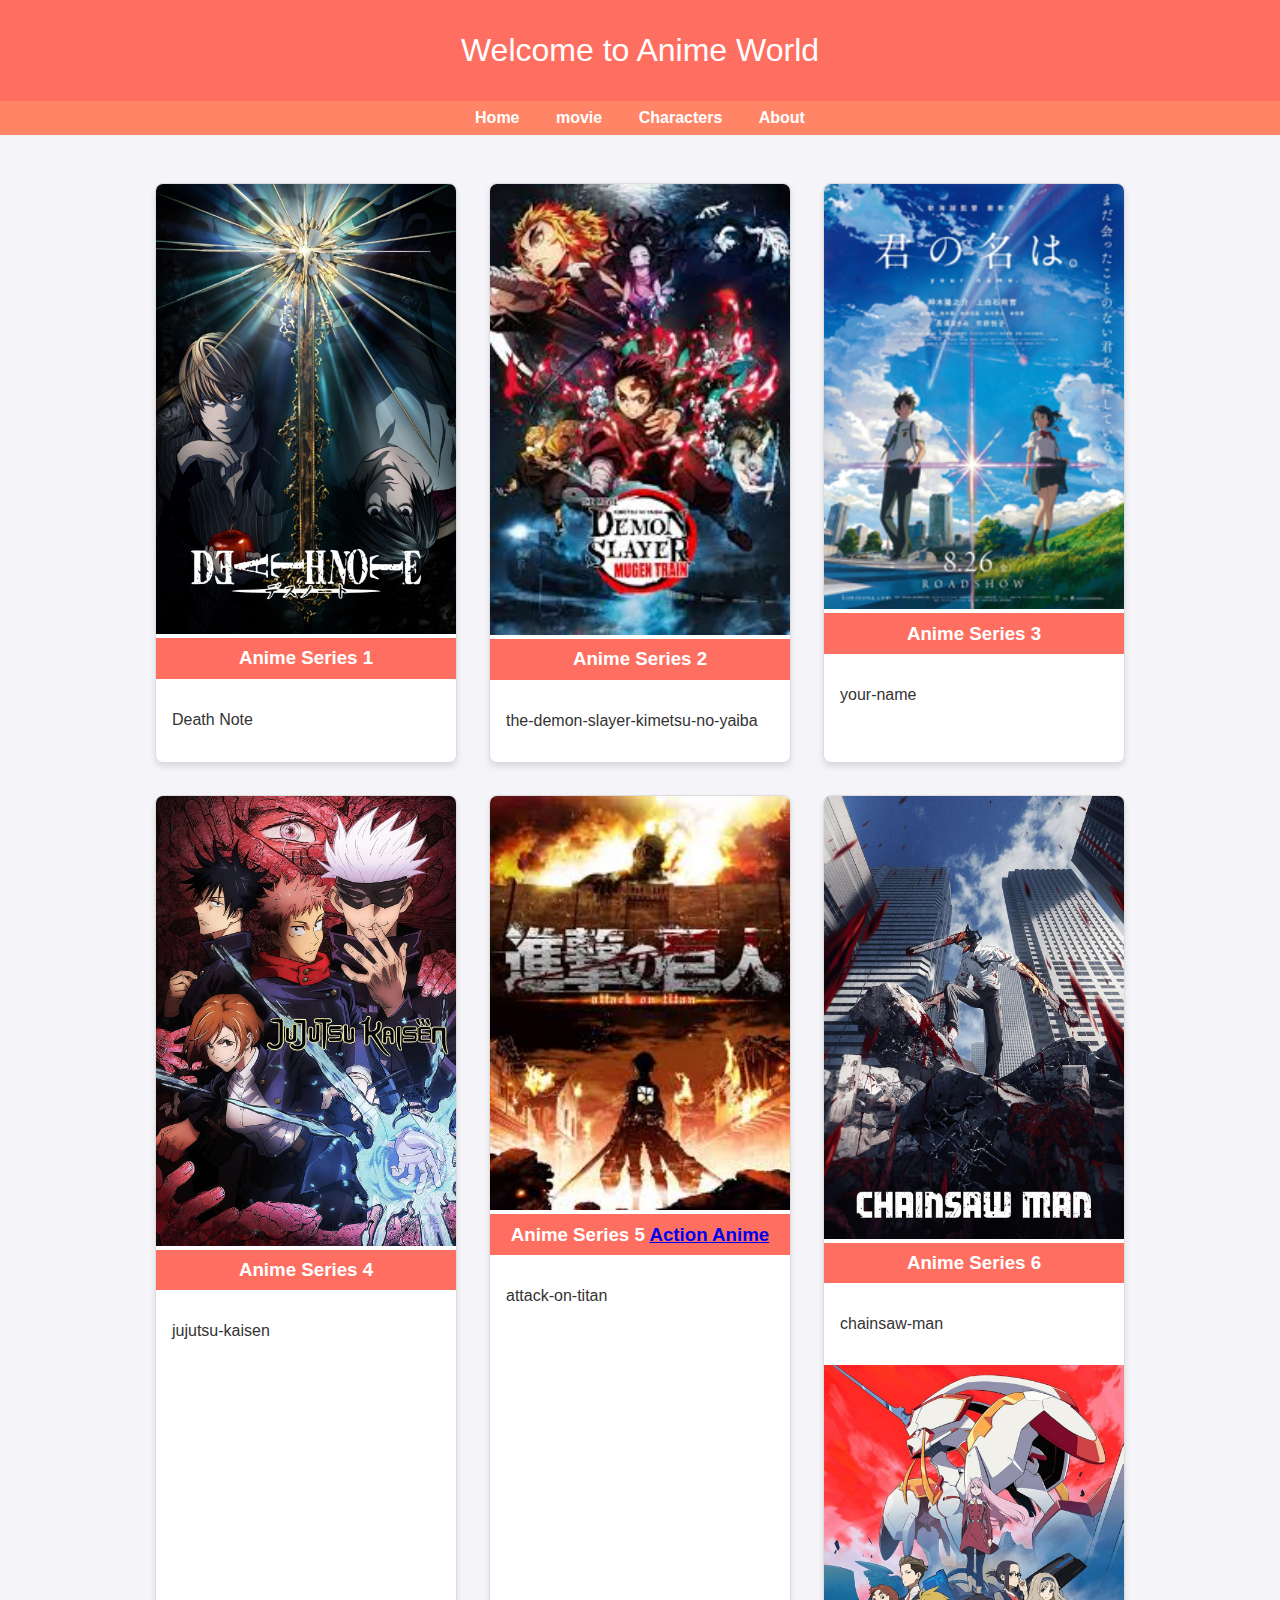
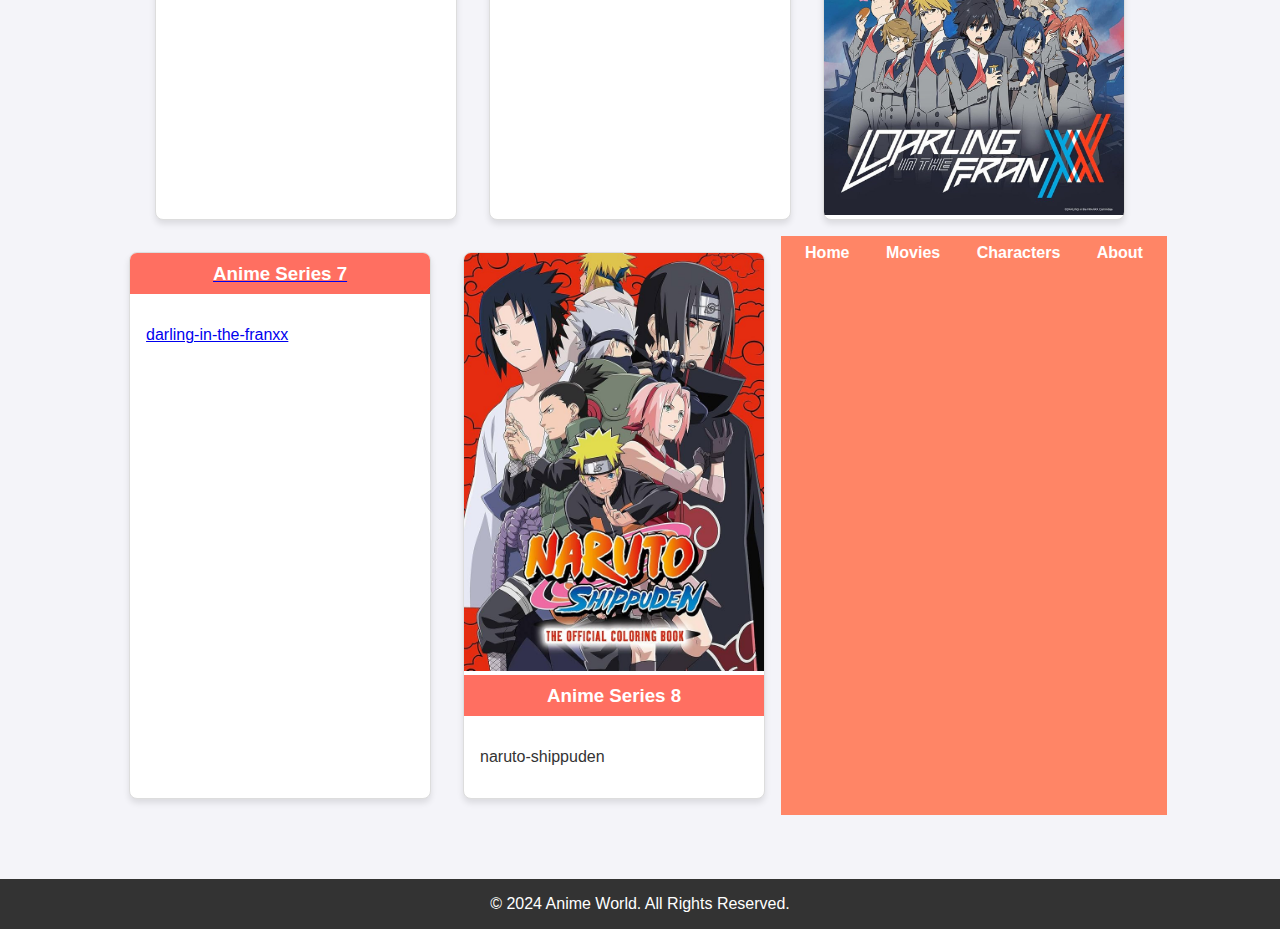
<file: my project/index.html>
<!DOCTYPE html>
<html lang="en">
<head>
    <meta charset="UTF-8">
    <meta name="viewport" content="width=device-width, initial-scale=1.0">
    <title>Document</title>
    <link rel="stylesheet" href="style2.css">
    
</head>
<body>
    <header>
        Welcome to Anime World
    </header>
         <nav>
              <a href="home.html">Home</a>
                  <a href="movie.html">movie</a>
                      <a href="https://myanimelist.net/character.php">Characters</a>
                         <a href="about.html">About</a>
    </nav>
          <main class="content">
              <div class="card">
                   <a herf="https://hianime.to/death-note-60?ref=search" target="_blank">
                         <img src="deathnote.jpg" alt="Anime Series 1">
        </a>
                    <h3>Anime Series 1</h3>
                      <p>Death Note</p>
     </div>
            <div class="card">
                       <a href=" https://hianime.to/watch/the-demon-slayer-kimetsu-no-yaiba-mugen-train-arc-tv-17914 " target="_blank">
                           <img src="demons.jpg" alt="Anime Series 2">
             </a>
                               <h3>Anime Series 2</h3>
                                  <p>the-demon-slayer-kimetsu-no-yaiba</p>
             
        </div>
       
        <div class="card">
             <a href="https://hianime.to/watch/your-name-10?ep=57910" target="_blank">
                 <img src="yourname.png" alt="Anime Series 3">
                      </a>
                         <h3>Anime Series 3</h3>
                             <p>your-name</p>
        </div>

           <div id="action"  class="card">
              <a href="https://hianime.to/watch/jujutsu-kaisen-2nd-season-18413?ep=102662" target="_blank">
                  <img src="gojo.jpg" alt="Anime Series 4">
            </a>
                      <h3>Anime Series 4</h3>
                          <p>jujutsu-kaisen</p>
        </div>

        <div class="card">
               <a href="https://hianime.to/watch/attack-on-titan-112?ep=3303" target="_blank">
                   <img src="attackontitan.jpg" alt="Anime Series 5">
                     </a>
                           <h3>Anime Series 5 <a class="link" href="action.html">Action Anime</a></h3>
                                <p>attack-on-titan</p>
        </div>

        <div class="card">
             <a href="https://hianime.to/chainsaw-man-17406" target="_blank">
                  <img src="chainsawman.jpg" alt="Anime Series 6">
            </a>
                  <h3>Anime Series 6</h3>
                        <p>chainsaw-man</p>      
                              <img src="zerotwo.jpg" alt="Anime Series ">
            </a>
            
        </div>

        <div class="card">
                <a href="https://hianime.to/watch/darling-in-the-franxx-2055?ep=24874" target="_blank">
                    <h3>Anime Series 7</h3>
                           <p>darling-in-the-franxx</p>
        </div>

        <div class="card">
                      <a href="https://hianime.to/watch/naruto-shippuden-355?ep=7882" target="_blank">
                      <img src="naruto.jpg" alt="Anime Series 8">
            </a>
                        <h3>Anime Series 8</h3>
            <p>naruto-shippuden</p>


        </div>
        <nav>
            <a href="index.html">Home</a>
                   <a href="movie.html">Movies</a>
                       <a href="https://myanimelist.net/character.php">Characters</a>
                          <a href="about.html">About</a>
        </nav>
        

          </main>
    <footer>
        &copy; 2024 Anime World. All Rights Reserved.
    </footer>
</body>
</html>
</file>
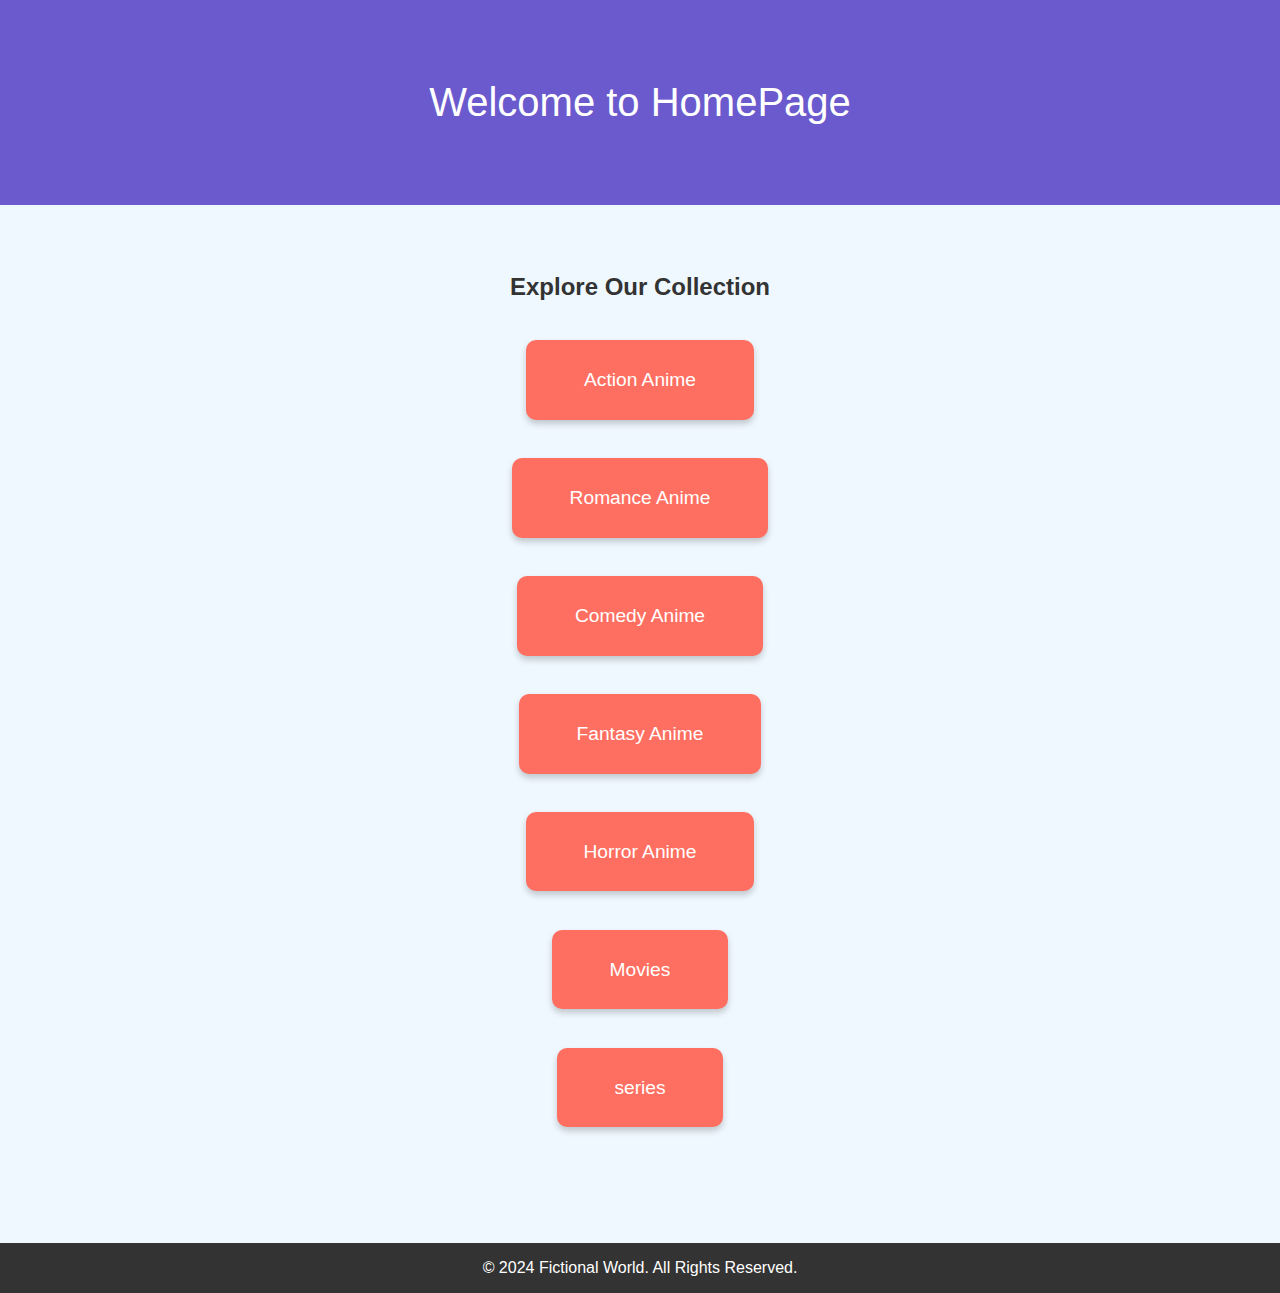
<file: my project/home.html>
<!DOCTYPE html>
<html lang="en">
<head>
    <meta charset="UTF-8">
    <meta name="viewport" content="width=device-width, initial-scale=1.0">
    <title>Anime World - Home</title>
    <style>
        body {
            margin: 0;
            font-family: Arial, sans-serif;
            background-color: #f0f8ff;
            color: #333;
            text-align: center;
        }
        header {
            background-color: #6a5acd;
            color: white;
            padding: 2em 0;
            font-size: 2.5em;
        }
        .content {
            display: flex;
            flex-direction: column;
            align-items: center;
            justify-content: center;
            padding: 3em;
        }
        .link {
            display: inline-block;
            margin: 1em;
            padding: 1.5em 3em;
            background-color: #ff6f61;
            color: white;
            text-decoration: none;
            font-size: 1.2em;
            border-radius: 10px;
            box-shadow: 0 4px 6px rgba(0, 0, 0, 0.2);
            transition: background-color 0.3s, transform 0.3s;
        }
        .link:hover {
            background-color: #ff8566;
            transform: scale(1.1);
        }
        footer {
            background-color: #333;
            color: white;
            text-align: center;
            padding: 1em 0;
            margin-top: 3em;
        }
    </style>
</head>
<body>
    <header>
        Welcome to HomePage
    </header>
    
    <div class="content">
        <h2>Explore Our Collection</h2>
        <a class="link" href="index.html#action">Action Anime</a>
        <a class="link" href="index.html#romance">Romance Anime</a>
        <a class="link" href="index.html#comedy">Comedy Anime</a>
        <a class="link" href="index.html#fantasy">Fantasy Anime</a>
        <a class="link" href="index.html#horror">Horror Anime</a>
        <a class="link" href="movie.html">Movies</a>
        <a class="link" href="index.html">series</a>

    </div>
    
    <footer>
        &copy; 2024 Fictional World. All Rights Reserved.
    </footer>
</body>
</html>
</file>
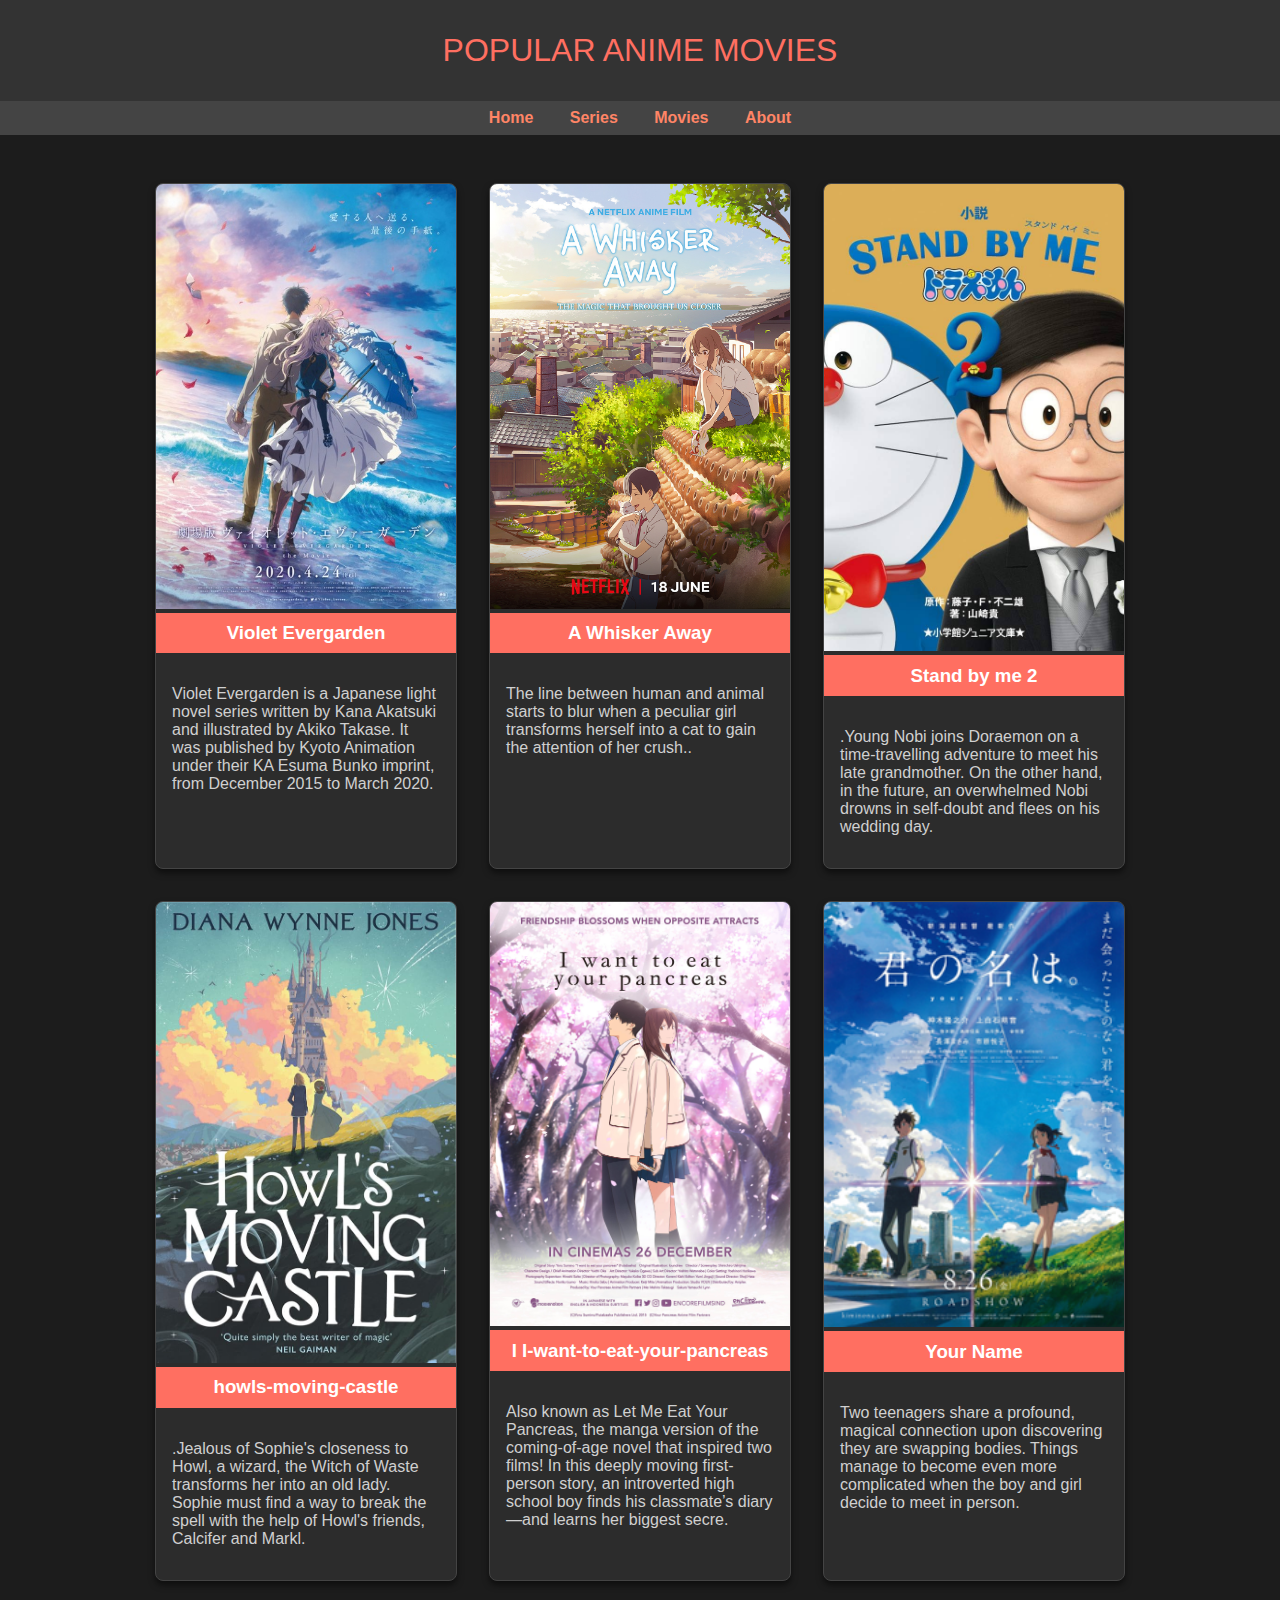
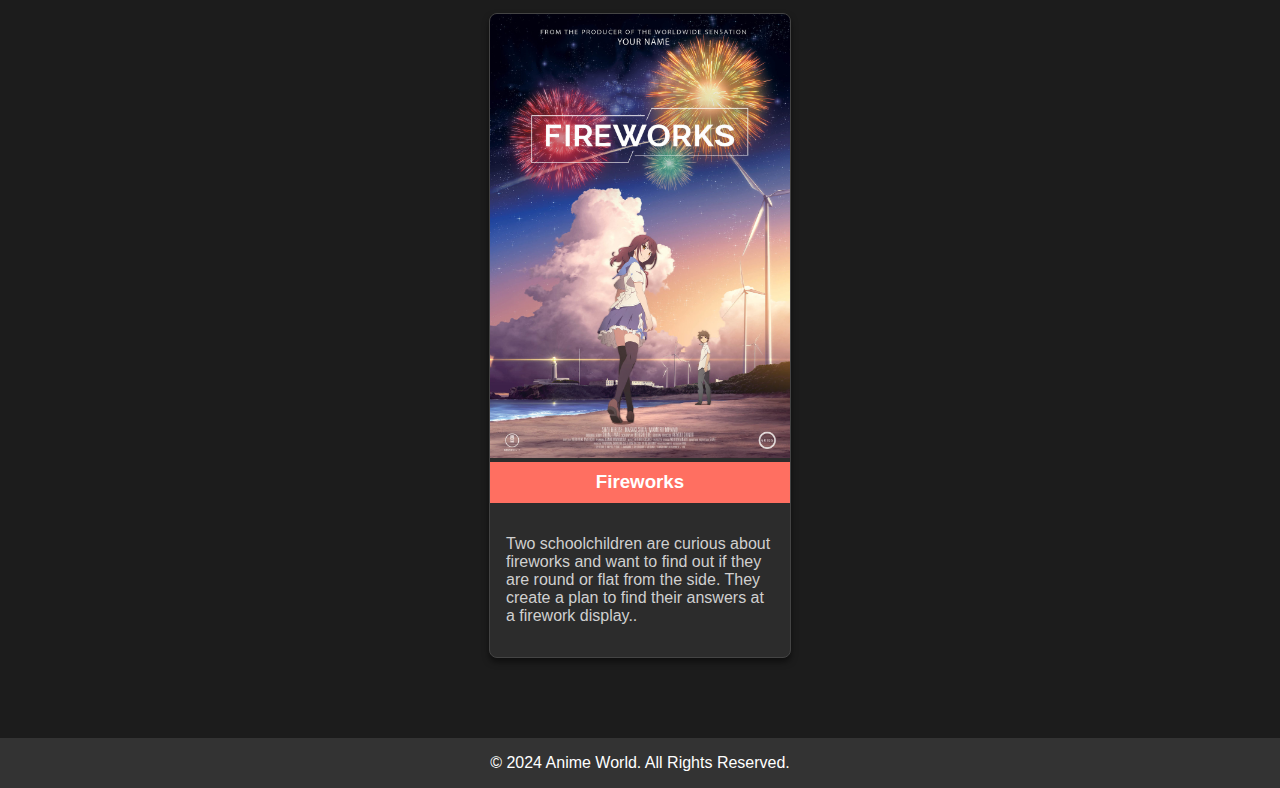
<file: my project/movie.html>
<!DOCTYPE html>
<html lang="en">
<head>
    <meta charset="UTF-8">
    <meta name="viewport" content="width=device-width, initial-scale=1.0">
    <title>Anime Movies</title>
    <style>
        body {
            margin: 0;
            font-family: Arial, sans-serif;
            background-color: #1c1c1c;
            color: #e0e0e0;
        }
        header {
            background-color: #333;
            color: #ff6f61;
            padding: 1em 0;
            text-align: center;
            font-size: 2em;
        }
        nav {
            background-color: #444;
            padding: 0.5em;
            text-align: center;
        }
        nav a {
            color: #ff8566;
            margin: 0 1em;
            text-decoration: none;
            font-weight: bold;
        }
        nav a:hover {
            text-decoration: underline;
        }
        .content {
            display: flex;
            flex-wrap: wrap;
            justify-content: center;
            padding: 2em;
        }
        .card {
            background-color: #2c2c2c;
            border: 1px solid #444;
            border-radius: 8px;
            box-shadow: 0 4px 6px rgba(0, 0, 0, 0.5);
            margin: 1em;
            width: 300px;
            overflow: hidden;
            transition: transform 0.2s;
        }
        .card:hover {
            transform: scale(1.05);
        }
        .card img {
            width: 100%;
            height: auto;
        }
        .card h3 {
            margin: 0;
            padding: 0.5em;
            background-color: #ff6f61;
            color: white;
            text-align: center;
        }
        .card p {
            padding: 1em;
            color: #d0d0d0;
        }
        footer {
            background-color: #333;
            color: white;
            text-align: center;
            padding: 1em 0;
            margin-top: 2em;
        }
    </style>
</head>
<body>
    <header>
        POPULAR ANIME MOVIES
    </header>
    <nav>
        <a href="index.html">Home</a>
        <a href="index.html">Series</a>
        <a href="#movies">Movies</a>
        <a href="about.html">About</a>
    </nav>
    <main class="content">
        <div class="card">
            <a href="https://hianime.to/violet-evergarden-the-movie-2020-159?ref=search" target="_blank">
                <img src="violetevergarden.jpg" alt="Anime Movie 1">
            </a>
            <h3>Violet Evergarden</h3>
            <p>Violet Evergarden is a Japanese light novel series written by Kana Akatsuki and illustrated by Akiko Takase. It was published by Kyoto Animation under their KA Esuma Bunko imprint, from December 2015 to March 2020.</p>
        </div>
        <div class="card">
            <a href="https://hianime.to/a-whisker-away-1772?ref=search" target="_blank">
                <img src="whiskeraway.jpg" alt="Anime Movie 2">
            </a>
            <h3>A Whisker Away</h3>
            <p>The line between human and animal starts to blur when a peculiar girl transforms herself into a cat to gain the attention of her crush..</p>
        </div>
        <div class="card">
            <a href="https://hianime.to/doraemon-stand-by-me-2-15564?ref=search" target="_blank">
                <img src="standbyme2.jpg" alt="Anime Movie 3">
            </a>
            <h3>Stand by me 2</h3>
            <p>.Young Nobi joins Doraemon on a time-travelling adventure to meet his late grandmother. On the other hand, in the future, an overwhelmed Nobi drowns in self-doubt and flees on his wedding day.</p>
        </div>
        <div class="card">
            <a href="https://hianime.to/howls-moving-castle-49?ref=search" target="_blank">
                <img src="howl'smovingcastle.jpg" alt="Anime Movie 4">
            </a>
            <h3>howls-moving-castle</h3>
            <p>.Jealous of Sophie's closeness to Howl, a wizard, the Witch of Waste transforms her into an old lady. Sophie must find a way to break the spell with the help of Howl's friends, Calcifer and Markl.</p>
        </div>
        <div class="card">
            <a href="https://hianime.to/watch/i-want-to-eat-your-pancreas-70?ep=58336" target="_blank">
                <img src="iwanttoeatyourpancreas.jpg" alt="Anime Movie 5">
            </a>
            <h3>I I-want-to-eat-your-pancreas</h3>
            <p>Also known as Let Me Eat Your Pancreas, the manga version of the coming-of-age novel that inspired two films! In this deeply moving first-person story, an introverted high school boy finds his classmate’s diary—and learns her biggest secre.</p>
        </div>
        <div class="card">
            <a href="https://hianime.to/watch/your-name-10?ep=57910" target="_blank">
                <img src="yourname.png" alt="Anime Movie 5">
            </a>
            <h3>Your Name</h3>
            <p>Two teenagers share a profound, magical connection upon discovering they are swapping bodies. Things manage to become even more complicated when the boy and girl decide to meet in person.</p>
        </div>
        <div class="card">
            <a href="https://hianime.to/watch/fireworks-should-we-see-it-from-the-side-or-the-bottom-7304?ep=58135" target="_blank">
                <img src="fireworks.jpg" alt="Anime Movie 5">
            </a>
            <h3>Fireworks</h3>
            <p>Two schoolchildren are curious about fireworks and want to find out if they are round or flat from the side. They create a plan to find their answers at a firework display..</p>
        </div>
    </main>
    <footer>
        &copy; 2024 Anime World. All Rights Reserved.
    </footer>
</body>
</html>
</file>
<file: my project/style2.css>
body {
    margin: 0;
    font-family: Arial, sans-serif;
    background-color: #f4f4f9;
    color: #333;
}
header {
    background-color: #ff6f61;
    color: white;
    padding: 1em 0;
    text-align: center;
    font-size: 2em;
}
nav {
    background-color: #ff8566;  
    padding: 0.5em;
    text-align: center;
}
nav a {
    color: white;
    margin: 0 1em;
    text-decoration: none;
    font-weight: bold;
}
nav a:hover {
    text-decoration: underline;
}
.content {
    display: flex;
    flex-wrap: wrap;
    justify-content: center;
    padding: 2em;
}
.card {
    background-color: white;
    border: 1px solid #ddd;
    border-radius: 8px;
    box-shadow: 0 4px 6px rgba(0, 0, 0, 0.1);
    margin: 1em;
    width: 300px;
    overflow: hidden;
    transition: transform 0.2s;
}
.card:hover {
    transform: scale(1.05);
}
.card img {
    width: 100%;
    height: auto;
}
.card h3 {
    margin: 0;
    padding: 0.5em;
    background-color: #ff6f61;
    color: white;
    text-align: center;
}
.card p {
    padding: 1em;
}
footer {
    background-color: #333;
    color: white;
    text-align: center;
    padding: 1em 0;
    margin-top: 2em;
}
.divider {
    margin: 50px auto;
    width: 80%;
    height: 2px;
    background: linear-gradient(to right, #ff6f61, #ff8566);
    border: none;
}
</file>
